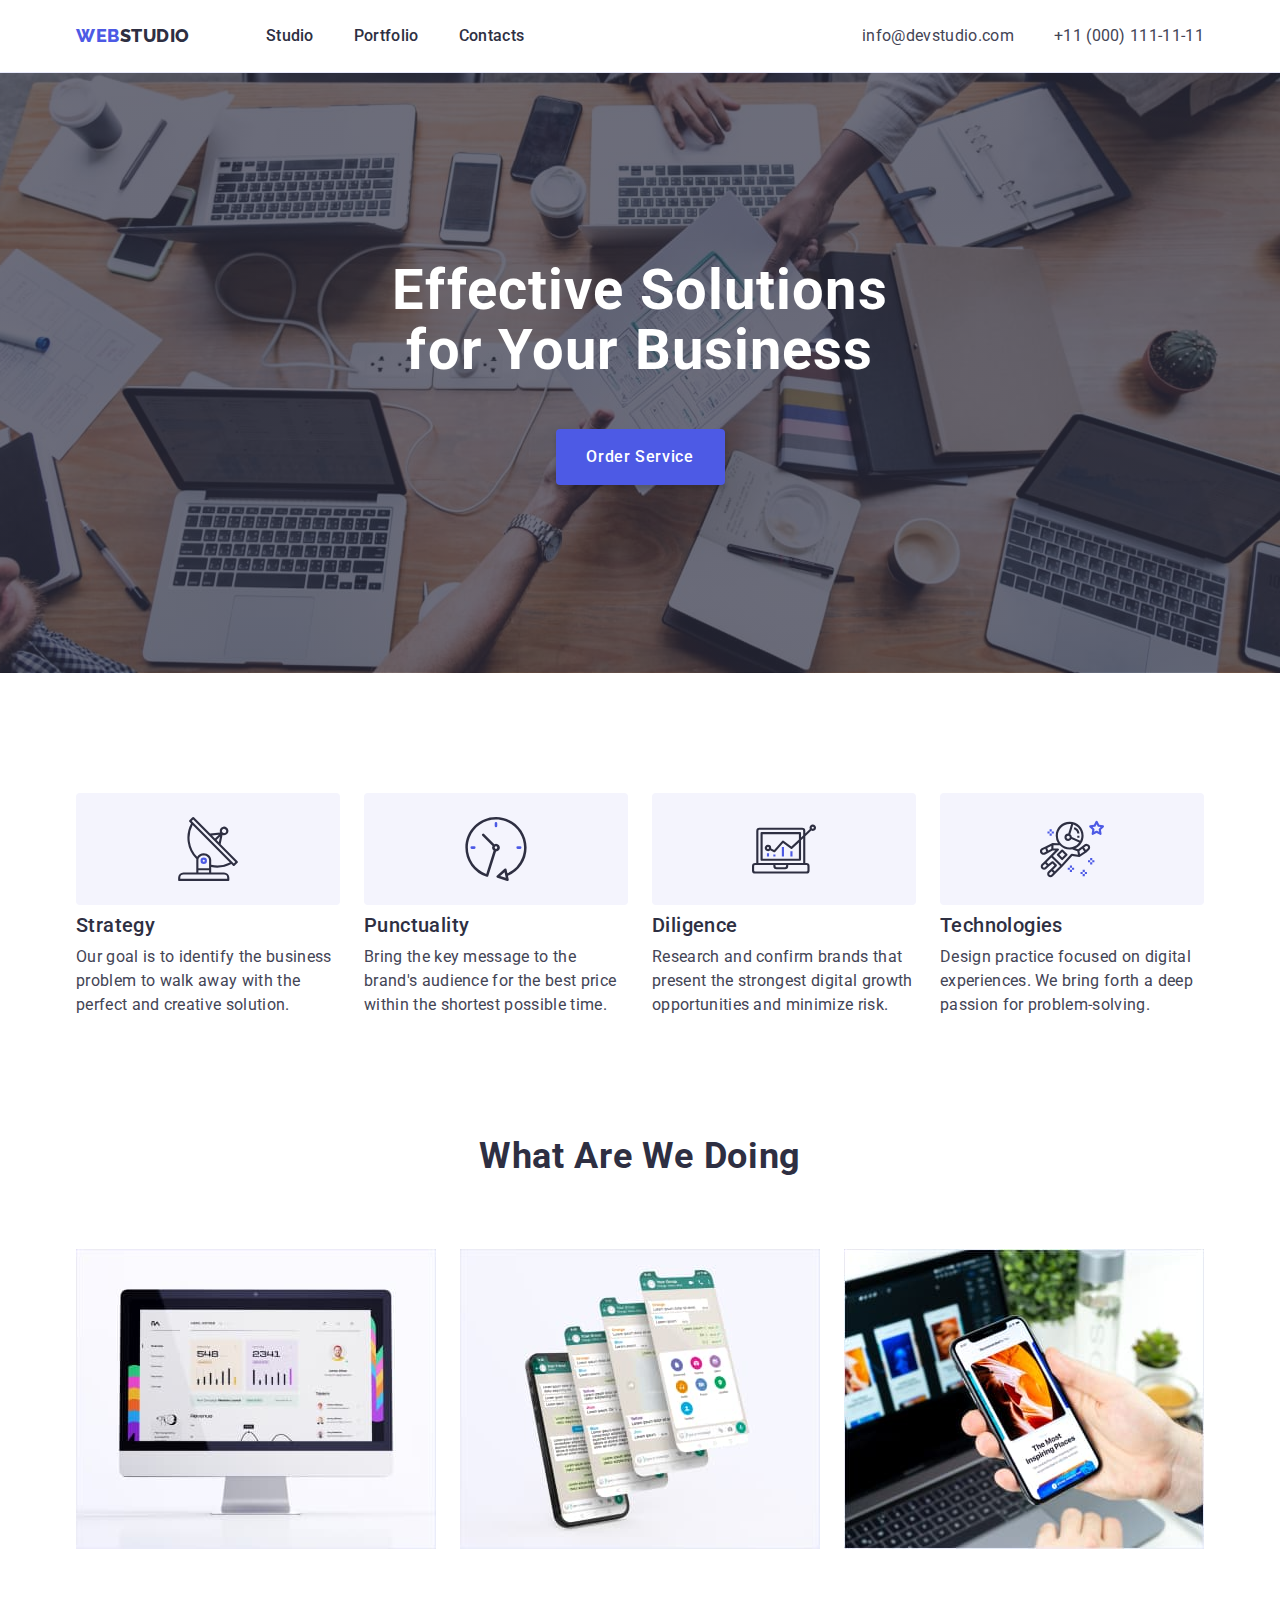
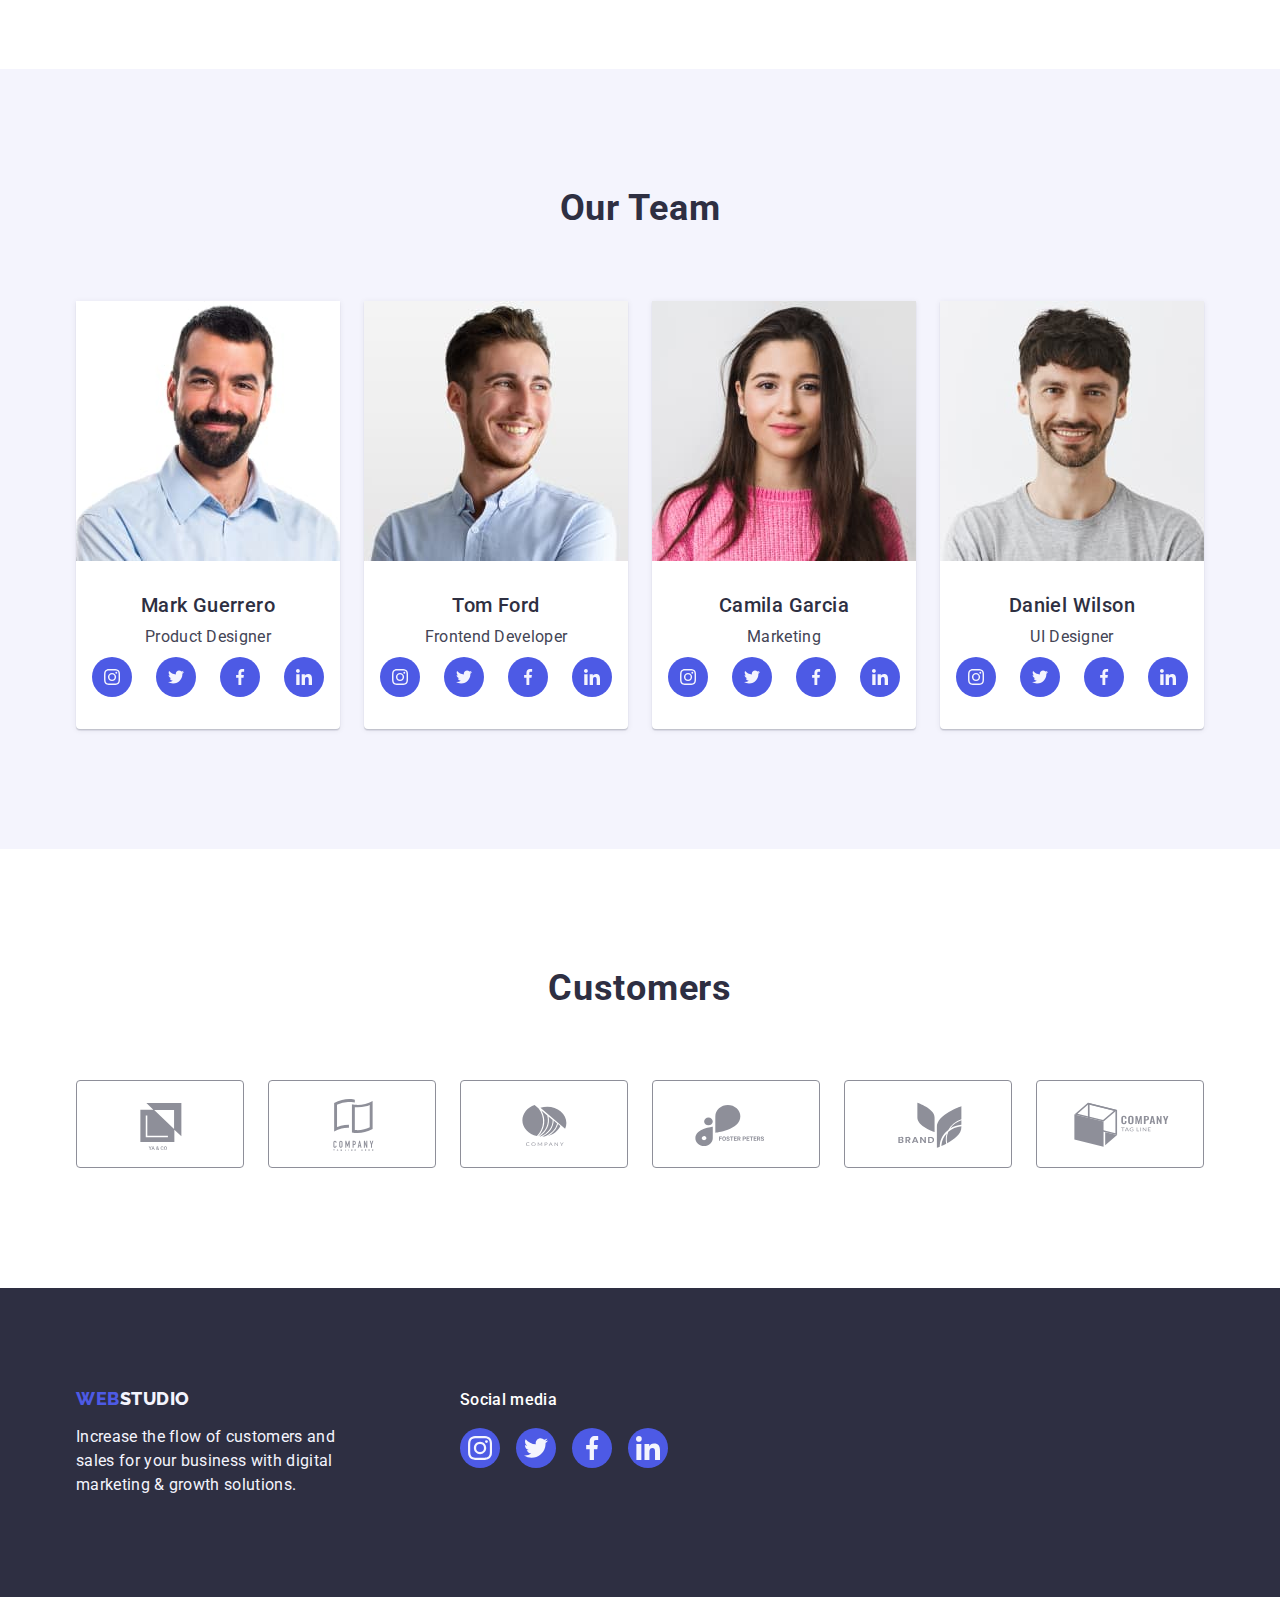
<file: index.html>
<!DOCTYPE html>
<html lang="en">
  <head>
    <meta charset="UTF-8" />
    <meta http-equiv="X-UA-Compatible" content="IE=edge" />
    <meta name="viewport" content="width=device-width, initial-scale=1.0" />
    <title>WebStudio</title>
    <link rel="preconnect" href="https://fonts.googleapis.com" />
    <link rel="preconnect" href="https://fonts.gstatic.com" crossorigin />
    <link
      href="https://fonts.googleapis.com/css2?family=Raleway:wght@800&family=Roboto:wght@400;500;700&display=swap"
      rel="stylesheet"
    />
    <link
      href="https://cdn.jsdelivr.net/npm/modern-normalize@1.1.0/modern-normalize.min.css"
      rel="stylesheet"
    />
    <link rel="stylesheet" href="./css/styles.css" />
  </head>
  <body>
    <header class="start">
      <div class="container header-container">
        <nav class="navigation">
          <a class="action link" href="./index.html"
            >Web<span class="span-color">Studio</span></a
          >
          <ul class="nav-list list">
            <li>
              <a href="./index.html" class="menu-head link">Studio</a>
            </li>
            <li>
              <a href="./portfolio.html" class="menu-head link">Portfolio </a>
            </li>
            <li><a href="" class="menu-head link">Contacts </a></li>
          </ul>
        </nav>
        <address class="contact link">
          <ul class="contact-list list">
            <li>
              <a class="contact link" href="mailto:info@devstudio.com"
                >info@devstudio.com</a
              >
            </li>
            <li>
              <a class="contact link" href="tel:+110001111111"
                >+11 (000) 111-11-11</a
              >
            </li>
          </ul>
        </address>
      </div>
    </header>
    <main>
      <!-- section-1 -->
      <section class="hero-section">
        <div class="container">
          <h1 class="hero-text">Effective Solutions for Your Business</h1>
          <button class="button" type="button">Order Service</button>
        </div>
      </section>
      <!-- section-2 -->
      <section class="second-section">
        <div class="container">
          <h2 class="title-text visually-hidden">our advantages</h2>
          <ul class="advantages-list list">
            <li class="advantages-category">
              <div class="svg-items">
                <svg class="advantages-icon" width="64" height="64">
                  <use href="./images/icons.svg#icon-antenna-1"></use>
                </svg>
              </div>
              <h3 class="title-text-list">Strategy</h3>
              <p class="main-text">
                Our goal is to identify the business problem to walk away with
                the perfect and creative solution.
              </p>
            </li>
            <li class="advantages-category">
              <div class="svg-items">
                <svg class="advantages-icon" width="64" height="64">
                  <use href="./images/icons.svg#icon-clock-1"></use>
                </svg>
              </div>
              <h3 class="title-text-list">Punctuality</h3>
              <p class="main-text">
                Bring the key message to the brand's audience for the best price
                within the shortest possible time.
              </p>
            </li>
            <li class="advantages-category">
              <div class="svg-items">
                <svg class="advantages-icon" width="64" height="64">
                  <use href="./images/icons.svg#icon-diagram-1"></use>
                </svg>
              </div>
              <h3 class="title-text-list">Diligence</h3>
              <p class="main-text">
                Research and confirm brands that present the strongest digital
                growth opportunities and minimize risk.
              </p>
            </li>
            <li class="advantages-category">
              <div class="svg-items">
                <svg class="advantages-icon" width="64" height="64">
                  <use href="./images/icons.svg#icon-astronaut-1"></use>
                </svg>
              </div>
              <h3 class="title-text-list">Technologies</h3>
              <p class="main-text">
                Design practice focused on digital experiences. We bring forth a
                deep passion for problem-solving.
              </p>
            </li>
          </ul>
        </div>
      </section>
      <!-- section-3 -->
      <section class="img-section">
        <div class="container">
          <h2 class="title-text">What Are We Doing</h2>
          <ul class="img-list list">
            <li class="img-items">
              <img
                src="./images/Rectangle71.jpg"
                height="300"
                width="360"
                alt="працюємо з кодом"
              />
            </li>
            <li class="img-items">
              <img
                src="./images/Rectangle71(1).jpg"
                height="300"
                width="360"
                alt="працюємо з програмами"
              />
            </li>
            <li class="img-items">
              <img
                src="./images/Rectangle71(2).jpg"
                height="300"
                width="360"
                alt="робимо проекти"
              />
            </li>
          </ul>
        </div>
      </section>
      <!-- section-4 -->
      <section class="team-seaction">
        <div class="container">
          <h2 class="title-text">Our Team</h2>
          <ul class="team-card-list list">
            <li class="team-card">
              <img
                src="./images/img.jpg"
                width="264"
                height="260"
                alt="Mark Guerrero"
              />
              <div class="team-info">
                <h3 class="team-name">Mark Guerrero</h3>
                <p class="team-profession">Product Designer</p>
                <ul class="social list">
                  <li class="social-items">
                    <a
                      class="social-link link"
                      href="https://www.instagram.com/"
                      target="_blank"
                      rel="noopener noreferer"
                      aria-label="instagram icon"
                      ><svg class="social-icon" width="16" height="16">
                        <use href="./images/icons.svg#icon-instagram-2"></use>
                      </svg>
                    </a>
                  </li>
                  <li class="social-items">
                    <a
                      class="social-link link"
                      href="https://twitter.com/"
                      target="_blank"
                      rel="noopener noreferer"
                      aria-label="twitter icon"
                      ><svg class="social-icon" width="16" height="16">
                        <use href="./images/icons.svg#icon-twitter-1"></use>
                      </svg>
                    </a>
                  </li>
                  <li class="social-items">
                    <a
                      class="social-link link"
                      href="https://www.facebook.com/"
                      target="_blank"
                      rel="noopener noreferer"
                      aria-label="facebook icon"
                      ><svg class="social-icon" width="16" height="16">
                        <use href="./images/icons.svg#icon-facebook-1"></use>
                      </svg>
                    </a>
                  </li>
                  <li class="social-items">
                    <a
                      class="social-link link"
                      href="https://ua.linkedin.com/"
                      target="_blank"
                      rel="noopener noreferer"
                      aria-label="linkedin icon"
                      ><svg class="social-icon" width="16" height="16">
                        <use href="./images/icons.svg#icon-linkedin-1"></use>
                      </svg>
                    </a>
                  </li>
                </ul>
              </div>
            </li>
            <li class="team-card">
              <img
                src="./images/img(1).jpg"
                width="264"
                height="260"
                alt="Tom Ford"
              />
              <div class="team-info">
                <h3 class="team-name">Tom Ford</h3>
                <p class="team-profession">Frontend Developer</p>
                <ul class="social list">
                  <li class="social-items">
                    <a
                      class="social-link link"
                      href="https://www.instagram.com/"
                      target="_blank"
                      rel="noopener noreferer"
                      aria-label="instagram icon"
                      ><svg class="social-icon" width="16" height="16">
                        <use href="./images/icons.svg#icon-instagram-2"></use>
                      </svg>
                    </a>
                  </li>
                  <li class="social-items">
                    <a
                      class="social-link link"
                      href="https://twitter.com/"
                      target="_blank"
                      rel="noopener noreferer"
                      aria-label="twitter icon"
                      ><svg class="social-icon" width="16" height="16">
                        <use href="./images/icons.svg#icon-twitter-1"></use>
                      </svg>
                    </a>
                  </li>
                  <li class="social-items">
                    <a
                      class="social-link link"
                      href="https://www.facebook.com/"
                      target="_blank"
                      rel="noopener noreferer"
                      aria-label="facebook icon"
                      ><svg class="social-icon" width="16" height="16">
                        <use href="./images/icons.svg#icon-facebook-1"></use>
                      </svg>
                    </a>
                  </li>
                  <li class="social-items">
                    <a
                      class="social-link link"
                      href="https://ua.linkedin.com/"
                      target="_blank"
                      rel="noopener noreferer"
                      aria-label="linkedin icon"
                      ><svg class="social-icon" width="16" height="16">
                        <use href="./images/icons.svg#icon-linkedin-1"></use>
                      </svg>
                    </a>
                  </li>
                </ul>
              </div>
            </li>
            <li class="team-card">
              <img
                src="./images/img(2).jpg"
                width="264"
                height="260"
                alt="Camila Garcia"
              />
              <div class="team-info">
                <h3 class="team-name">Camila Garcia</h3>
                <p class="team-profession">Marketing</p>
                <ul class="social list">
                  <li class="social-items">
                    <a
                      class="social-link link"
                      href="https://www.instagram.com/"
                      target="_blank"
                      rel="noopener noreferer"
                      aria-label="instagram icon"
                      ><svg class="social-icon" width="16" height="16">
                        <use href="./images/icons.svg#icon-instagram-2"></use>
                      </svg>
                    </a>
                  </li>
                  <li class="social-items">
                    <a
                      class="social-link link"
                      href="https://twitter.com/"
                      target="_blank"
                      rel="noopener noreferer"
                      aria-label="twitter icon"
                      ><svg class="social-icon" width="16" height="16">
                        <use href="./images/icons.svg#icon-twitter-1"></use>
                      </svg>
                    </a>
                  </li>
                  <li class="social-items">
                    <a
                      class="social-link link"
                      href="https://www.facebook.com/"
                      target="_blank"
                      rel="noopener noreferer"
                      aria-label="facebook icon"
                      ><svg class="social-icon" width="16" height="16">
                        <use href="./images/icons.svg#icon-facebook-1"></use>
                      </svg>
                    </a>
                  </li>
                  <li class="social-items">
                    <a
                      class="social-link link"
                      href="https://ua.linkedin.com/"
                      target="_blank"
                      rel="noopener noreferer"
                      aria-label="linkedin icon"
                      ><svg class="social-icon" width="16" height="16">
                        <use href="./images/icons.svg#icon-linkedin-1"></use>
                      </svg>
                    </a>
                  </li>
                </ul>
              </div>
            </li>
            <li class="team-card">
              <img
                src="./images/img(3).jpg"
                width="264"
                height="260"
                alt="Daniel Wilson"
              />
              <div class="team-info">
                <h3 class="team-name">Daniel Wilson</h3>
                <p class="team-profession">UI Designer</p>
                <ul class="social list">
                  <li class="social-items">
                    <a
                      class="social-link link"
                      href="https://www.instagram.com/"
                      target="_blank"
                      rel="noopener noreferer"
                      aria-label="instagram icon"
                      ><svg class="social-icon" width="16" height="16">
                        <use href="./images/icons.svg#icon-instagram-2"></use>
                      </svg>
                    </a>
                  </li>
                  <li class="social-items">
                    <a
                      class="social-link link"
                      href="https://twitter.com/"
                      target="_blank"
                      rel="noopener noreferer"
                      aria-label="twitter icon"
                      ><svg class="social-icon" width="16" height="16">
                        <use href="./images/icons.svg#icon-twitter-1"></use>
                      </svg>
                    </a>
                  </li>
                  <li class="social-items">
                    <a
                      class="social-link link"
                      href="https://www.facebook.com/"
                      target="_blank"
                      rel="noopener noreferer"
                      aria-label="facebook icon"
                      ><svg class="social-icon" width="16" height="16">
                        <use href="./images/icons.svg#icon-facebook-1"></use>
                      </svg>
                    </a>
                  </li>
                  <li class="social-items">
                    <a
                      class="social-link link"
                      href="https://ua.linkedin.com/"
                      target="_blank"
                      rel="noopener noreferer"
                      aria-label="linkedin icon"
                      ><svg class="social-icon" width="16" height="16">
                        <use href="./images/icons.svg#icon-linkedin-1"></use>
                      </svg>
                    </a>
                  </li>
                </ul>
              </div>
            </li>
          </ul>
        </div>
      </section>
      <!-- section-5 -->
      <section class="clients">
        <div class="container">
          <h2 class="title-text-clients">Customers</h2>
          <ul class="client-list list">
            <li class="client-items">
              <a href="#" class="client-sites">
                <svg class="client-icons" width="104" height="56">
                  <use href="./images/icons.svg#icon-Logo"></use>
                </svg>
              </a>
            </li>
            <li class="client-items">
              <a href="#" class="client-sites">
                <svg class="client-icons" width="104" height="56">
                  <use href="./images/icons.svg#icon-Logo-1"></use>
                </svg>
              </a>
            </li>
            <li class="client-items">
              <a href="#" class="client-sites">
                <svg class="client-icons" width="104" height="56">
                  <use href="./images/icons.svg#icon-Logo-2"></use>
                </svg>
              </a>
            </li>
            <li class="client-items">
              <a href="#" class="client-sites">
                <svg class="client-icons" width="104" height="56">
                  <use href="./images/icons.svg#icon-Logo-3"></use>
                </svg>
              </a>
            </li>
            <li class="client-items">
              <a href="#" class="client-sites">
                <svg class="client-icons" width="104" height="56">
                  <use href="./images/icons.svg#icon-Logo-4"></use>
                </svg>
              </a>
            </li>
            <li class="client-items">
              <a href="#" class="client-sites">
                <svg class="client-icons" width="104" height="56">
                  <use href="./images/icons.svg#icon-Logo-5"></use>
                </svg>
              </a>
            </li>
          </ul>
        </div>
      </section>
    </main>
    <footer class="bottom-section">
      <div class="container footer-container">
        <div class="footer-text">
          <a class="action-footer link" href="./index.html"
            >Web<span class="span-color-secondary">Studio</span></a
          >
          <p class="notes">
            Increase the flow of customers and sales for your business with
            digital marketing & growth solutions.
          </p>
        </div>
        <div class="footer-social">
          <p class="social-media-buttom">Social media</p>
          <ul class="social-footer list">
            <li class="social-items">
              <a
                class="social-link-footer link"
                href="https://www.instagram.com/"
                target="_blank"
                rel="noopener noreferer"
                aria-label="instagram icon"
                ><svg class="social-icon" width="24" height="24">
                  <use href="./images/icons.svg#icon-instagram-2"></use>
                </svg>
              </a>
            </li>
            <li class="social-items">
              <a
                class="social-link-footer link"
                href="https://twitter.com/"
                target="_blank"
                rel="noopener noreferer"
                aria-label="twitter icon"
                ><svg class="social-icon" width="24" height="24">
                  <use href="./images/icons.svg#icon-twitter-1"></use>
                </svg>
              </a>
            </li>
            <li class="social-items">
              <a
                class="social-link-footer link"
                href="https://www.facebook.com/"
                target="_blank"
                rel="noopener noreferer"
                aria-label="facebook icon"
                ><svg class="social-icon" width="24" height="24">
                  <use href="./images/icons.svg#icon-facebook-1"></use>
                </svg>
              </a>
            </li>
            <li class="social-items">
              <a
                class="social-link-footer link"
                href="https://ua.linkedin.com/"
                target="_blank"
                rel="noopener noreferer"
                aria-label="linkedin icon"
                ><svg class="social-icon" width="24" height="24">
                  <use href="./images/icons.svg#icon-linkedin-1"></use>
                </svg>
              </a>
            </li>
          </ul>
        </div>
      </div>
    </footer>
  </body>
</html>
</file>
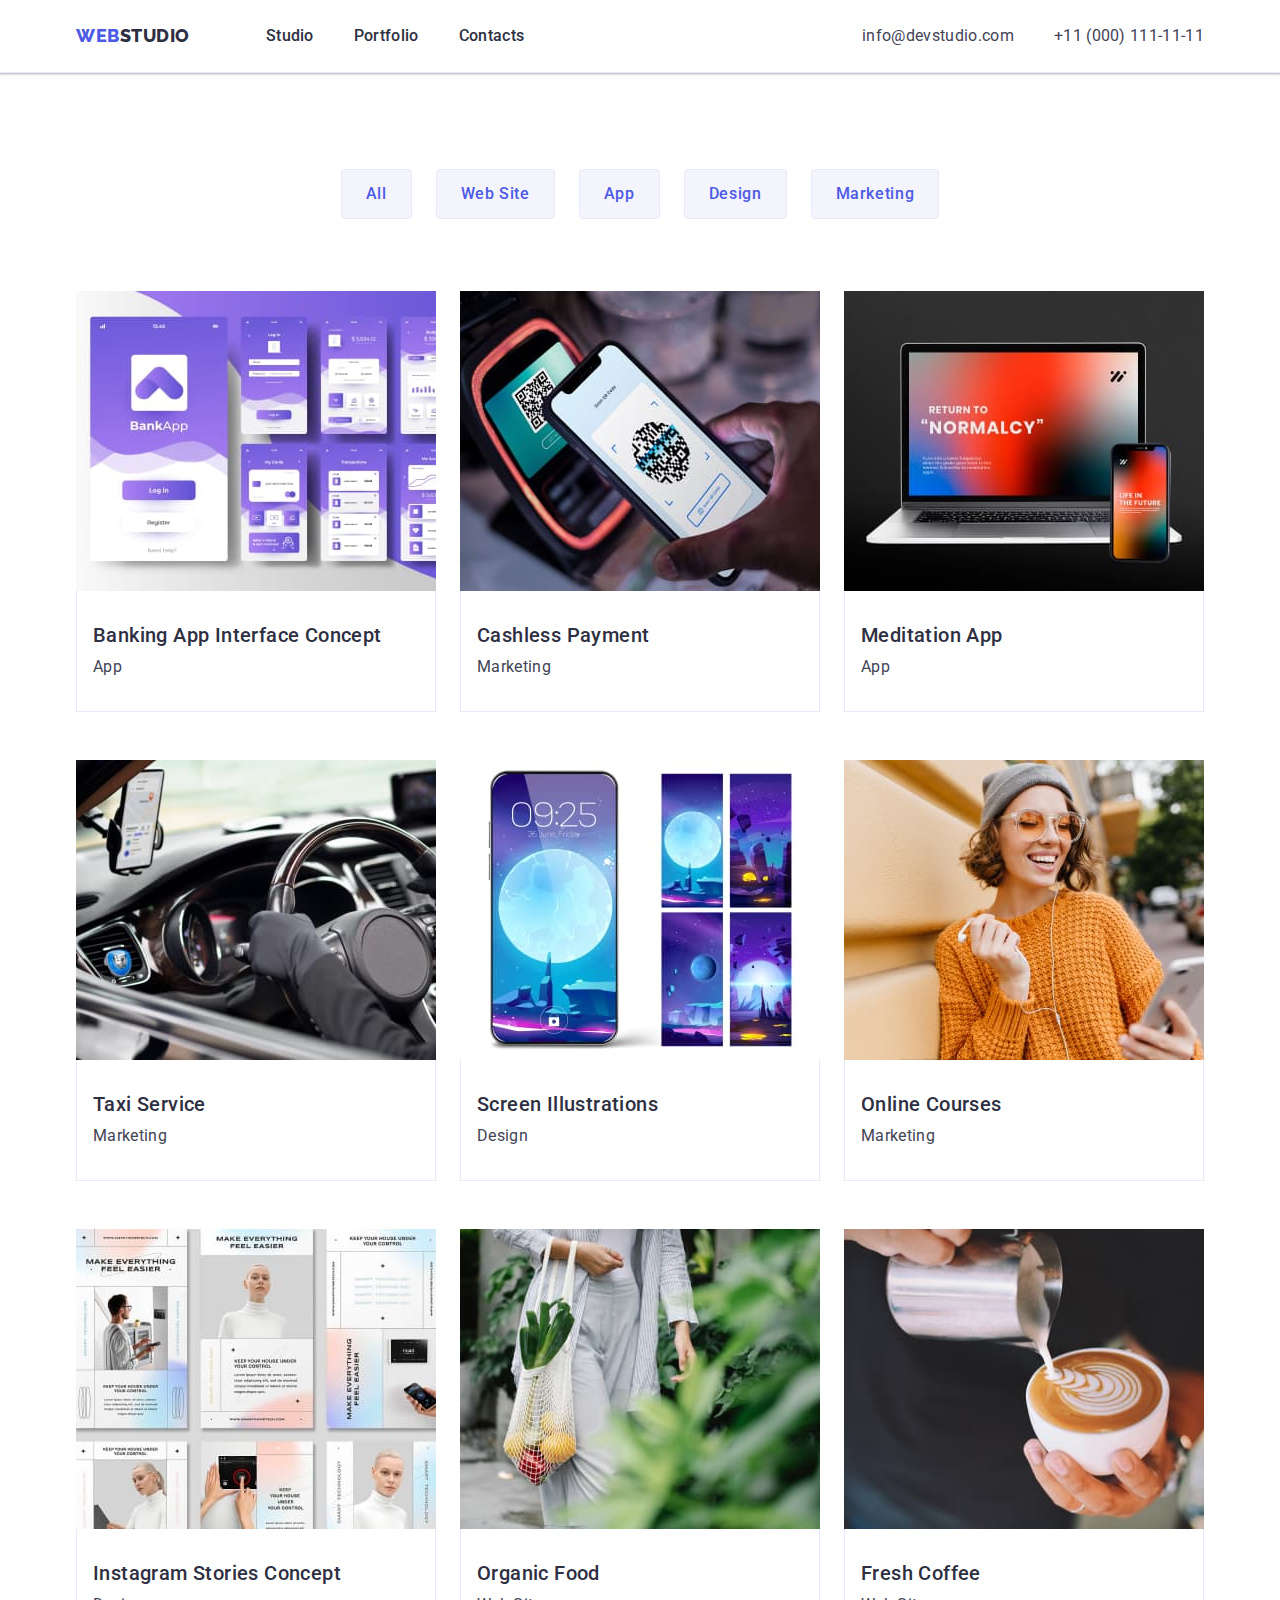
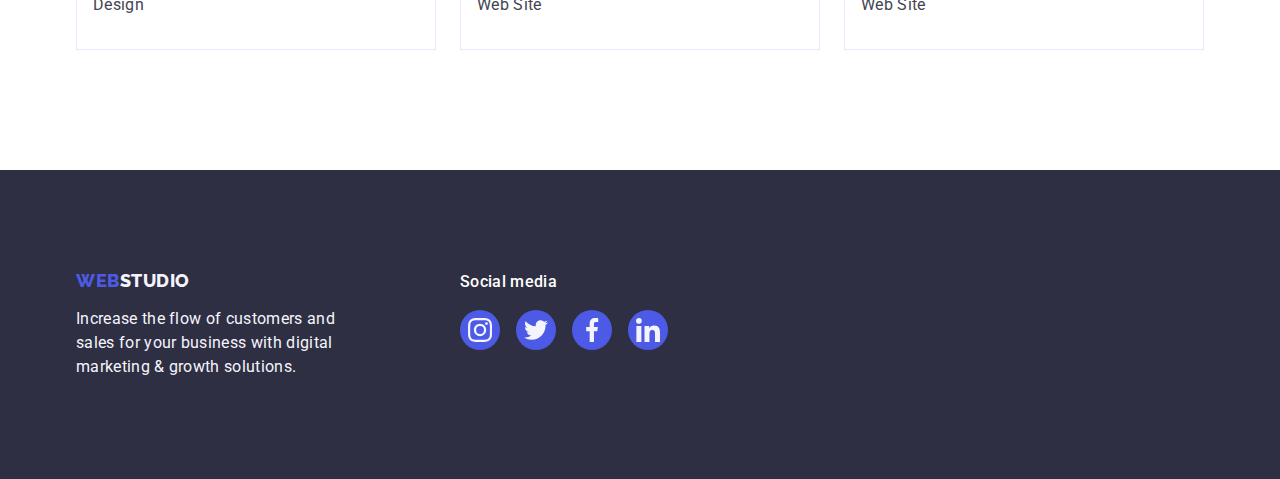
<file: portfolio.html>
<!DOCTYPE html>
<html lang="en">
  <head>
    <meta charset="UTF-8" />
    <meta http-equiv="X-UA-Compatible" content="IE=edge" />
    <meta name="viewport" content="width=device-width, initial-scale=1.0" />
    <title>WebStudio</title>
    <link rel="preconnect" href="https://fonts.googleapis.com" />
    <link rel="preconnect" href="https://fonts.gstatic.com" crossorigin />
    <link
      href="https://fonts.googleapis.com/css2?family=Raleway:wght@800&family=Roboto:wght@400;500;700&display=swap"
      rel="stylesheet"
    />
    <link
      href="https://cdn.jsdelivr.net/npm/modern-normalize@1.1.0/modern-normalize.min.css"
      rel="stylesheet"
    />
    <link rel="stylesheet" href="./css/styles.css" />
  </head>
  <body>
    <header class="start">
      <div class="container header-container">
        <nav class="navigation">
          <a class="action link" href="./index.html"
            >Web<span class="span-color">Studio</span></a
          >
          <ul class="nav-list list">
            <li>
              <a href="./index.html" class="menu-head link">Studio</a>
            </li>
            <li>
              <a href="./portfolio.html" class="menu-head link">Portfolio </a>
            </li>
            <li><a href="" class="menu-head link">Contacts </a></li>
          </ul>
        </nav>
        <address class="contact link">
          <ul class="contact-list list">
            <li>
              <a class="contact link" href="mailto:info@devstudio.com"
                >info@devstudio.com</a
              >
            </li>
            <li>
              <a class="contact link" href="tel:+110001111111"
                >+11 (000) 111-11-11</a
              >
            </li>
          </ul>
        </address>
      </div>
    </header>
    <main>
      <section class="portfolio-section">
        <div class="container">
          <h1 class="visually-hidden">Examples of what we do</h1>
          <ul class="button-list list">
            <li><button class="button-items" type="button">All</button></li>
            <li>
              <button class="button-items" type="button">Web Site</button>
            </li>
            <li><button class="button-items" type="button">App</button></li>
            <li><button class="button-items" type="button">Design</button></li>
            <li>
              <button class="button-items" type="button">Marketing</button>
            </li>
          </ul>
          <ul class="examples-list list">
            <li class="examples-items">
              <a class="link-card link" href="">
                <img
                  src="./images/img12.jpg"
                  height="300"
                  width="360"
                  alt="створення банківських додатків"
                />
                <div class="examples-info-items">
                  <h2 class="title-text-list">Banking App Interface Concept</h2>
                  <p class="main-text">App</p>
                </div>
              </a>
            </li>
            <li class="examples-items">
              <a class="link-card link" href="">
                <img
                  src="./images/img11.jpg"
                  height="300"
                  width="360"
                  alt="застосунки для оплати"
                />
                <div class="examples-info-items">
                  <h2 class="title-text-list">Cashless Payment</h2>
                  <p class="main-text">Marketing</p>
                </div>
              </a>
            </li>
            <li class="examples-items">
              <a class="link-card link" href="">
                <img
                  src="./images/img10.jpg"
                  height="300"
                  width="360"
                  alt="застосунки для медитації"
                />
                <div class="examples-info-items">
                  <h2 class="title-text-list">Meditation App</h2>
                  <p class="main-text">App</p>
                </div>
              </a>
            </li>
            <li class="examples-items">
              <a class="link-card link" href="">
                <img
                  src="./images/img9.jpg"
                  height="300"
                  width="360"
                  alt="сервіси для таксі"
                />
                <div class="examples-info-items">
                  <h2 class="title-text-list">Taxi Service</h2>
                  <p class="main-text">Marketing</p>
                </div>
              </a>
            </li>
            <li class="examples-items">
              <a class="link-card link" href="">
                <img
                  src="./images/img8.jpg"
                  height="300"
                  width="360"
                  alt="ілюстрації для єкрану"
                />
                <div class="examples-info-items">
                  <h2 class="title-text-list">Screen Illustrations</h2>
                  <p class="main-text">Design</p>
                </div>
              </a>
            </li>
            <li class="examples-items">
              <a class="link-card link" href="">
                <img
                  src="./images/img7.jpg"
                  height="300"
                  width="360"
                  alt="онлайн курси"
                />
                <div class="examples-info-items">
                  <h2 class="title-text-list">Online Courses</h2>
                  <p class="main-text">Marketing</p>
                </div>
              </a>
            </li>
            <li class="examples-items">
              <a class="link-card link" href="">
                <img
                  src="./images/img6.jpg"
                  height="300"
                  width="360"
                  alt="концепт для сторіс"
                />
                <div class="examples-info-items">
                  <h2 class="title-text-list">Instagram Stories Concept</h2>
                  <p class="main-text">Design</p>
                </div>
              </a>
            </li>
            <li class="examples-items">
              <a class="link-card link" href="">
                <img
                  src="./images/img5.jpg"
                  height="300"
                  width="360"
                  alt="сервіси для продажу органічної їжи"
                />
                <div class="examples-info-items">
                  <h2 class="title-text-list">Organic Food</h2>
                  <p class="main-text">Web Site</p>
                </div>
              </a>
            </li>
            <li class="examples-items">
              <a class="link-card link" href="">
                <img
                  src="./images/img4.jpg"
                  height="300"
                  width="360"
                  alt="сайт для кавьярень"
                />
                <div class="examples-info-items">
                  <h2 class="title-text-list">Fresh Coffee</h2>
                  <p class="main-text">Web Site</p>
                </div>
              </a>
            </li>
          </ul>
        </div>
      </section>
    </main>
    <footer class="bottom-section">
      <div class="container footer-container">
        <div class="footer-text">
          <a class="action-footer link" href="./index.html"
            >Web<span class="span-color-secondary">Studio</span></a
          >
          <p class="notes">
            Increase the flow of customers and sales for your business with
            digital marketing & growth solutions.
          </p>
        </div>
        <div class="footer-social">
          <p class="social-media-buttom">Social media</p>
          <ul class="social-footer list">
            <li class="social-items">
              <a
                class="social-link-footer link"
                href="https://www.instagram.com/"
                target="_blank"
                rel="noopener noreferer"
                aria-label="instagram icon"
                ><svg class="social-icon" width="24" height="24">
                  <use href="./images/icons.svg#icon-instagram-2"></use>
                </svg>
              </a>
            </li>
            <li class="social-items">
              <a
                class="social-link-footer link"
                href="https://twitter.com/"
                target="_blank"
                rel="noopener noreferer"
                aria-label="twitter icon"
                ><svg class="social-icon" width="24" height="24">
                  <use href="./images/icons.svg#icon-twitter-1"></use>
                </svg>
              </a>
            </li>
            <li class="social-items">
              <a
                class="social-link-footer link"
                href="https://www.facebook.com/"
                target="_blank"
                rel="noopener noreferer"
                aria-label="facebook icon"
                ><svg class="social-icon" width="24" height="24">
                  <use href="./images/icons.svg#icon-facebook-1"></use>
                </svg>
              </a>
            </li>
            <li class="social-items">
              <a
                class="social-link-footer link"
                href="https://ua.linkedin.com/"
                target="_blank"
                rel="noopener noreferer"
                aria-label="linkedin icon"
                ><svg class="social-icon" width="24" height="24">
                  <use href="./images/icons.svg#icon-linkedin-1"></use>
                </svg>
              </a>
            </li>
          </ul>
        </div>
      </div>
    </footer>
  </body>
</html>
</file>
<file: css/styles.css>
/* General */
html {
  box-sizing: border-box;
}
*,
*::before,
::after {
  box-sizing: inherit;
}
:root {
  --background-color: #ffffff;
  --color-primery: #2e2f42;
  --color-secondary: #434455;
  --color-action: #4d5ae5;
  --color-active-action: #404bbf;
  --color-section: #f4f4fd;
  --color-portfolio: #e5e5e5;
  --color-border-button: #e7e9fc;
  --color-client-website: #8e8f99;
  --color-background-social: #31d0aa;
}
body {
  font-family: "Roboto", sans-serif;
  color: var(--color-secondary);
  background-color: #ffffff;
}

.container {
  width: 1158px;
  margin-left: auto;
  margin-right: auto;
  padding-left: 15px;
  padding-right: 15px;
  align-items: center;
}
.link {
  text-decoration: none;
}

.visually-hidden {
  position: absolute;
  width: 1px;
  height: 1px;
  margin: -1px;
  border: 0;
  padding: 0;

  white-space: nowrap;
  clip-path: inset(100%);
  clip: rect(0 0 0 0);
  overflow: hidden;
}
/* reset start */

h1,
h2,
h1,
p {
  margin: 0;
}
img {
  display: block;
}
/* reset end */

/* Header */
.start {
  border-bottom: 1px solid #e7e9fc;
  display: flex;
  align-items: center;
  justify-content: space-between;
  background-color: #ffffff;
  color: var(--color-primery);
  font-weight: 500;
  font-size: 16px;
  line-height: 1.5;
  box-shadow: 0px 2px 1px rgba(46, 47, 66, 0.08),
    0px 1px 1px rgba(46, 47, 66, 0.16), 0px 1px 6px rgba(46, 47, 66, 0.08);
}
.header-container {
  display: flex;
}
.navigation {
  display: flex;
  align-items: center;
  justify-content: center;
  margin-right: auto;
}
.action {
  margin-right: 76px;
  font-family: "Raleway", sans-serif;
  color: var(--color-action);
  letter-spacing: 0.03em;
  text-transform: uppercase;
  text-decoration: none;
  font-weight: 800;
  font-size: 18px;
  line-height: 1.17;
}
.span-color {
  color: var(--color-primery);
}
.nav-list {
  display: flex;
  align-items: center;
  gap: 40px;
}
.menu-head {
  display: block;
  padding-top: 24px;
  padding-bottom: 24px;
  text-decoration: none;
  letter-spacing: 0.02em;
  color: var(--color-primery);
  font-weight: 500;
  font-size: 16px;
  line-height: 1.5;
}
.menu-head:focus {
  color: var(--color-active-action);
}
.menu-head:hover {
  color: var(--color-active-action);
}
.contact-list {
  display: flex;
  align-items: center;
  gap: 40px;
}

.list {
  list-style: none;
  margin: 0;
  padding: 0;
}
.contact {
  font-style: normal;
}
.contact {
  text-decoration: none;
  color: var(--color-secondary);
  letter-spacing: 0.02em;
  font-weight: 400;
  font-size: 16px;
  line-height: 1.5;
}
.contact:hover {
  color: var(--color-active-action);
}
.contact:focus {
  color: var(--color-active-action);
}

/* body */

/* Section-1 */

.hero-section {
  /* background-color: var(--color-primery); */
  background-image: linear-gradient(
      rgba(46, 47, 66, 0.7),
      rgba(46, 47, 66, 0.7)
    ),
    url(../images/people-office.jpg);
  max-width: 1440px;
  margin-left: auto;
  margin-right: auto;
  background-repeat: no-repeat;
  background-position: center;
  background-size: cover;
  padding: 188px 0;
}
.hero-text {
  margin: auto;
  padding: auto;
  max-width: 496px;
  color: var(--background-color);
  font-weight: 700;
  font-size: 56px;
  line-height: 1.07;
  text-align: center;
  letter-spacing: 0.02em;
  margin-bottom: 48px;
}
.button {
  display: block;
  margin: auto;
  min-width: 169px;
  min-height: 56px;
  border-radius: 4px;
  font-family: "Roboto", sans-serif;
  border: none;
  color: var(--background-color);
  background-color: var(--color-action);
  cursor: pointer;
  font-weight: 500;
  font-size: 16px;
  line-height: 1.5;
  letter-spacing: 0.04em;
  box-shadow: 0px 4px 4px rgba(0, 0, 0, 0.15);
  border-radius: 4px;
}
.button:hover {
  background-color: var(--color-active-action);
}
.button:focus {
  background-color: var(--color-active-action);
}

/* Section-2 */

.second-section {
  padding: 120px 0;
}
.svg-items {
  display: flex;
  justify-content: center;
  align-items: center;

  width: 264px;
  height: 112px;
  background: var(--color-section);
  border-radius: 4px;
  margin-bottom: 8px;
}
.advantages-icon {
  display: flex;
  justify-content: center;
}

.title-text {
  margin-bottom: 72px;
  color: var(--color-primery);
  text-transform: capitalize;
  font-weight: 700;
  font-size: 36px;
  line-height: 1.11;
  text-align: center;
  letter-spacing: 0.02em;
  text-transform: capitalize;
}
.advantages-list {
  display: flex;
  gap: 24px;
}
.advantages-category {
  width: calc((100% - 72px) / 4);
}
.title-text-list {
  margin-bottom: 8px;
  margin-top: 0;
  color: var(--color-primery);
  font-weight: 500;
  font-size: 20px;
  line-height: 1.2;
  letter-spacing: 0.02em;
}
.main-text {
  color: var(--color-secondary);
  font-weight: 400;
  font-size: 16px;
  line-height: 1.5;
  letter-spacing: 0.02em;
}

/* Section-3 */

.img-section {
  padding-bottom: 120px;
}
.img-list {
  display: flex;
  gap: 24px;
}
.img-items {
  width: calc((100% - 48px) / 3);
}

/* Section-4 */

.team-seaction {
  background-color: var(--color-section);
  padding: 120px 0;
}
.team-card-list {
  display: flex;
  gap: 24px;
}
.team-card {
  box-shadow: 0px 1px 6px rgba(46, 47, 66, 0.08),
    0px 1px 1px rgba(46, 47, 66, 0.16), 0px 2px 1px rgba(46, 47, 66, 0.08);
  border-radius: 0px 0px 4px 4px;
  background-color: var(--background-color);
  width: calc((100% - 72px) / 4);
}
.team-info {
  padding: 32px 0;
  border-radius: 0px 0px 4px 4px;
}
.team-name {
  margin-bottom: 8px;
  margin-top: 0;
  color: var(--color-primery);
  font-weight: 500;
  font-size: 20px;
  line-height: 1.2;
  text-align: center;
  letter-spacing: 0.02em;
}
.team-profession {
  margin-bottom: 8px;
  color: var(--color-secondary);
  font-weight: 400;
  font-size: 16px;
  line-height: 1.5;
  letter-spacing: 0.02em;
  text-align: center;
}
.social {
  display: flex;
  justify-content: center;
  gap: 24px;
}

.social-link {
  display: flex;
  justify-content: center;
  align-items: center;
  width: 40px;
  height: 40px;
  background-color: var(--color-action);
  border-radius: 50%;
}
.social-link:hover,
.social-link:focus {
  background-color: var(--color-active-action);
}
.social-icon {
  fill: var(--color-section);
}

/* Section-5 */
.title-text-clients {
  margin-bottom: 72px;
  color: var(--color-primery);
  text-transform: capitalize;
  font-weight: 700;
  font-size: 36px;
  line-height: 1.1;
  text-align: center;
  letter-spacing: 0.02em;
  text-transform: capitalize;
}
.clients {
  padding: 120px 0;
}
.client-list {
  display: flex;
  justify-content: center;
  align-items: center;
  gap: 24px;
}

.client-sites {
  display: flex;
  justify-content: center;
  align-items: center;
  width: 168px;
  height: 88px;
  border: 1px solid #8e8f99;
  border-radius: 4px;
  background-color: var(--background-color);
  color: var(--color-client-website);
}
.client-sites:hover,
.client-sites:focus {
  color: var(--color-active-action);
  border-color: #404bbf;
}
.client-icons {
  fill: currentColor;
}

/* Footer */
.footer-container {
  display: flex;
  align-items: baseline;
  gap: 120px;
}
.social-footer {
  display: flex;
  justify-content: center;
  gap: 16px;
}
.social-link-footer {
  display: flex;
  justify-content: center;
  align-items: center;
  width: 40px;
  height: 40px;
  background-color: var(--color-action);
  border-radius: 50%;
}
.social-link-footer:hover,
.social-link-footer:focus {
  background-color: var(--color-background-social);
}
.bottom-section {
  background-color: var(--color-primery);
  padding: 100px 0;
}
.footer-social {
}
.action-footer {
  display: inline-block;
  margin-bottom: 16px;
  font-family: "Raleway", sans-serif;
  color: var(--color-action);
  letter-spacing: 0.03em;
  text-transform: uppercase;
  text-decoration: none;
  font-weight: 800;
  font-size: 18px;
  line-height: 1.17;
}
.span-color-secondary {
  color: var(--color-section);
}
.notes {
  width: 264px;
  color: var(--color-section);
  font-weight: 400;
  font-size: 16px;
  line-height: 1.5;
  letter-spacing: 0.02em;
}
.social-media-buttom {
  color: var(--background-color);
  font-weight: 500;
  font-size: 16px;
  line-height: 1.5;
  letter-spacing: 0.02em;
  margin-bottom: 16px;
}

/* Section-Portfolio */

.portfolio-section {
  padding: 96px 0 120px;
}
.button-list {
  display: flex;
  justify-content: center;
  gap: 24px;
  margin-bottom: 72px;
}
.button-items {
  border: 1px solid var(--color-border-button);
  border-radius: 4px;
  padding: 12px 24px;
  font-family: "Roboto", sans-serif;
  color: var(--color-action);
  background-color: var(--color-section);
  cursor: pointer;
  font-weight: 500;
  font-size: 16px;
  line-height: 1.5;
  letter-spacing: 0.04em;
}
.button-items:hover {
  color: var(--background-color);
  background-color: var(--color-active-action);
  border: 1px solid transparent;
  box-shadow: 0px 3px 1px rgba(0, 0, 0, 0.1), 0px 2px 1px rgba(0, 0, 0, 0.08),
    0px 2px 2px rgba(0, 0, 0, 0.12);
}
.button-items:focus {
  color: var(--background-color);
  background-color: var(--color-active-action);
  border: 1px solid transparent;
  box-shadow: 0px 3px 1px rgba(0, 0, 0, 0.1), 0px 2px 1px rgba(0, 0, 0, 0.08),
    0px 2px 2px rgba(0, 0, 0, 0.12);
}
.link-card {
  display: block;
}
.link-card:hover,
.link-card:focus {
  box-shadow: 0px 1px 6px rgba(46, 47, 66, 0.08),
    0px 1px 1px rgba(46, 47, 66, 0.16), 0px 2px 1px rgba(46, 47, 66, 0.08);
}
.examples-list {
  display: flex;
  flex-wrap: wrap;
  column-gap: 24px;
  row-gap: 48px;
}
.examples-items {
  width: calc((100% - 48px) / 3);
}

.examples-info-items {
  padding: 32px 16px;
  border: 1px solid #e7e9fc;
  border-top: none;
}
</file>
